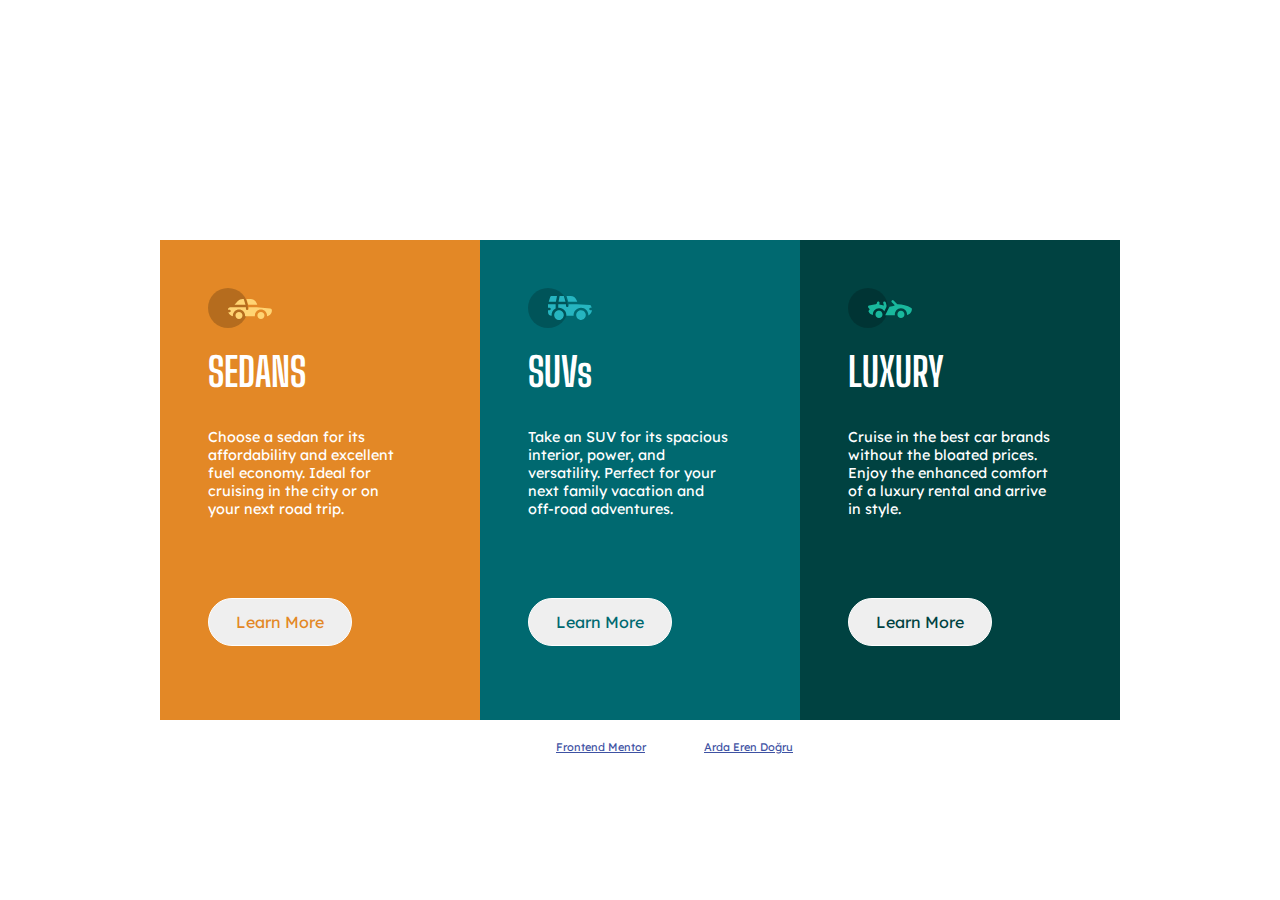
<file: 3-column-preview-card-component-main/index.html>
<!DOCTYPE html>
<html lang="en">
<head>
  <meta charset="UTF-8">
  <meta name="viewport" content="width=device-width, initial-scale=1.0"> <!-- displays site properly based on user's device -->

  <link rel="icon" type="image/png" sizes="32x32" href="./images/favicon-32x32.png">
  <link rel="stylesheet" href="./css/style.css">
  <link rel="preconnect" href="https://fonts.googleapis.com">
  <link rel="preconnect" href="https://fonts.gstatic.com" crossorigin>
  <link href="https://fonts.googleapis.com/css2?family=Big+Shoulders+Display:wght@700&family=Lexend+Deca&display=swap" rel="stylesheet">
  <title>Frontend Mentor | 3-column preview card component</title>

  <!-- Feel free to remove these styles or customise in your own stylesheet 👍 -->
  <style>
    .attribution { font-size: 11px; text-align: center; }
    .attribution a { color: hsl(228, 45%, 44%); }
  </style>
</head>
<body>
  <main>
    <div class="card orangec">
      <img src="./images/icon-sedans.svg" alt="sedan">
      <h2>SEDANS</h2>
      <p>Choose a sedan for its<br>affordability and excellent <br>fuel economy. Ideal for<br> cruising in the city 
        or on <br>your next road trip.</p>
        <button type="button" class="button btn1">Learn More</button>
    </div>
    <div class="card bluec">
      <img src="./images/icon-suvs.svg" alt="SUV">
      <h2>SUVs</h2>
      <p>Take an SUV for its spacious<br> interior, power, and <br>versatility. Perfect for your<br> next family vacation 
        and <br>off-road adventures.</p>
        <button type="button" class="button btn2">Learn More</button>
    </div>
    <div class="card greenc">
      <img src="./images/icon-luxury.svg" alt="luxury">
      <h2>LUXURY</h2>
      <p>  Cruise in the best car brands<br> without the bloated prices.<br>Enjoy the enhanced comfort <br>of a luxury 
        rental and arrive <br>in style.</p>
      <button type="button" class="button btn3">Learn More</button>
    </div>
  </main>
  Sedans
  

  SUVs
  

  Luxury

  
  <div class="attribution">
    Challenge by <a href="https://www.frontendmentor.io?ref=challenge" target="_blank">Frontend Mentor</a>. 
    Coded by <a href="http://www.ardaerendogru.com">Arda Eren Doğru</a>.
  </div>
</body>
</html>
</file>
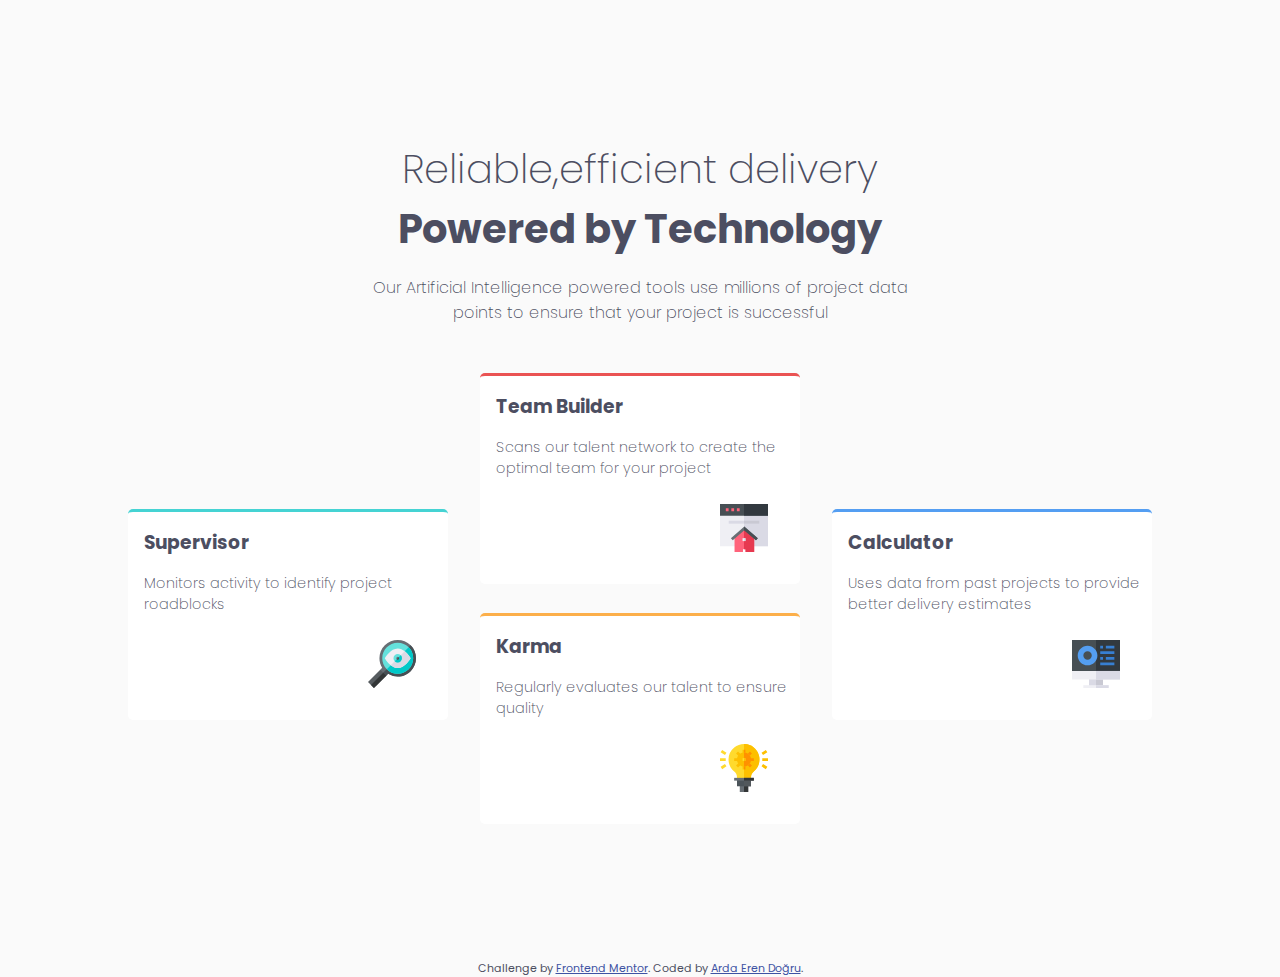
<file: four-card-feature-section-master/index.html>
<!DOCTYPE html>
<html lang="en">
<head>
  <meta charset="UTF-8">
  <meta name="viewport" content="width=device-width, initial-scale=1.0"> <!-- displays site properly based on user's device -->
  <link rel="stylesheet" href="./css/style.css">
  <link rel="icon" type="image/png" sizes="32x32" href="./images/favicon-32x32.png">
  <link rel="preconnect" href="https://fonts.googleapis.com">
<link rel="preconnect" href="https://fonts.gstatic.com" crossorigin>
<link href="https://fonts.googleapis.com/css2?family=Poppins:wght@200;400;600&display=swap" rel="stylesheet">
  <title>Frontend Mentor | Four card feature section</title>

  <!-- Feel free to remove these styles or customise in your own stylesheet 👍 -->
  <style>
    .attribution { font-size: 11px; text-align: center; }
    .attribution a { color: hsl(228, 45%, 44%); }
  </style>
</head>
<body>
  <main>
    <div class="head">
      <h2 class="thin">Reliable,efficient delivery</h2>
      <h2 class="bold">Powered by Technology</h2>
      <p>Our Artificial Intelligence powered tools use millions of project data <br>points 
        to ensure that your project is successful</p>
    </div>
    <div class="cards">
      <div class="card card1">
        <h3>Supervisor</h3>
        <p>Monitors activity to identify project roadblocks</p>
        <img src="images/icon-supervisor.svg" alt="supervisor">
      </div>
      <div class="card card2">
        <h3>Team Builder</h3>
        <p>Scans our talent network to create the optimal team for your project</p>
        <img src="images/icon-team-builder.svg" alt="team builder">
      </div>
      <div class="card card3">
        <h3>Karma</h3>
        <p>Regularly evaluates our talent to ensure quality</p>
        <img src="./images/icon-karma.svg" alt="karma">
      </div>
      <div class="card card4">
        <h3>Calculator</h3>
        <p>Uses data from past projects to provide better delivery estimates</p>
        <img src="images/icon-calculator.svg" alt="calculator">
      </div>
    </div>
  </main>
  
  <footer>
    <p class="attribution">
      Challenge by <a href="https://www.frontendmentor.io?ref=challenge" target="_blank">Frontend Mentor</a>. 
      Coded by <a href="https://www.ardaerendogru.com">Arda Eren Doğru</a>.
    </p>
  </footer>
</body>
</html>
</file>
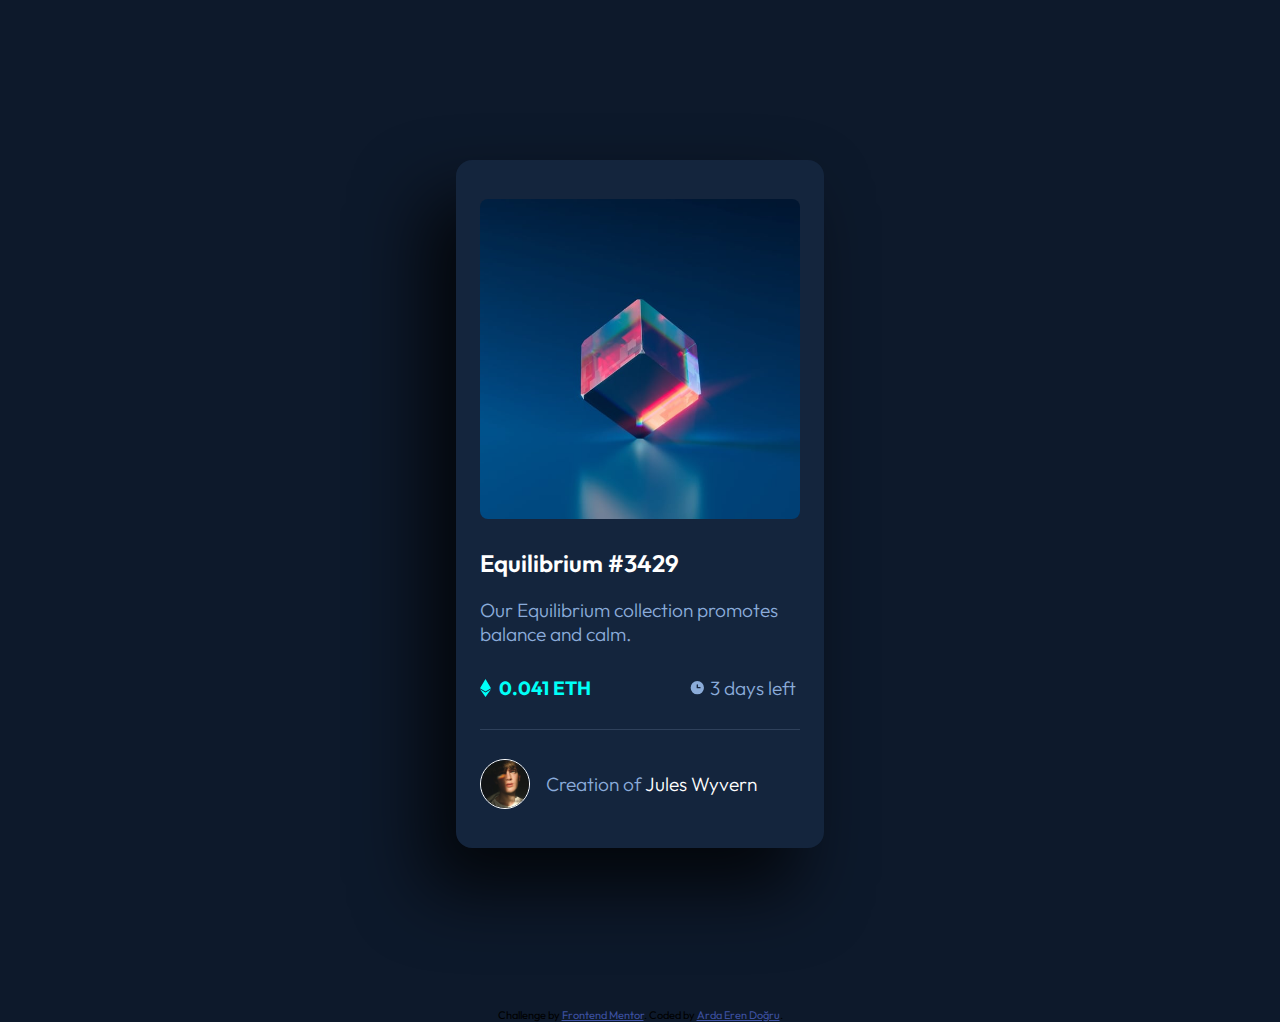
<file: nft-preview-card-component-main/index.html>
<!DOCTYPE html>
<html lang="en">
<head>
  <meta charset="UTF-8">
  <meta name="viewport" content="width=device-width, initial-scale=1.0"> <!-- displays site properly based on user's device -->

  <link rel="icon" type="image/png" sizes="32x32" href="./images/favicon-32x32.png">
  <link rel="stylesheet" href="./css/style.css">
  <link rel="preconnect" href="https://fonts.googleapis.com">
  <link rel="preconnect" href="https://fonts.gstatic.com" crossorigin>
  <link href="https://fonts.googleapis.com/css2?family=Outfit:wght@300;400;600&display=swap" rel="stylesheet">
  
  <title>Frontend Mentor | NFT preview card component</title>

  <!-- Feel free to remove these styles or customise in your own stylesheet 👍 -->
  <style>
    .attribution { font-size: 11px; text-align: center; }
    .attribution a { color: hsl(228, 45%, 44%); }
  </style>
</head>
<body>
  <div class="card-frame">
    <div class="card">
      <img src="./images/image-equilibrium.jpg" alt="">
      <h2>Equilibrium #3429</h2>
      <p>Our Equilibrium collection promotes balance and calm.</p>
      <object data="./images/icon-ethereum.svg"></object>
      <p class="amount">&nbsp 0.041 ETH</p>
      <object data="./images/icon-clock.svg"></object>
      <p class="time">&nbsp3 days left</p>
      <hr>
      <img src="images/image-avatar.png" alt="creator image" class="creator">
      <p class="created-by">&nbsp &nbsp  Creation of <span class="name"> Jules Wyvern</span></p>

    </div>
  </div>

  <div class="attribution">
    Challenge by <a href="https://www.frontendmentor.io?ref=challenge" target="_blank">Frontend Mentor</a>. 
    Coded by <a href="http://www.ardaerendogru.com">Arda Eren Doğru</a>.
  </div>
</body>
</html>
</file>
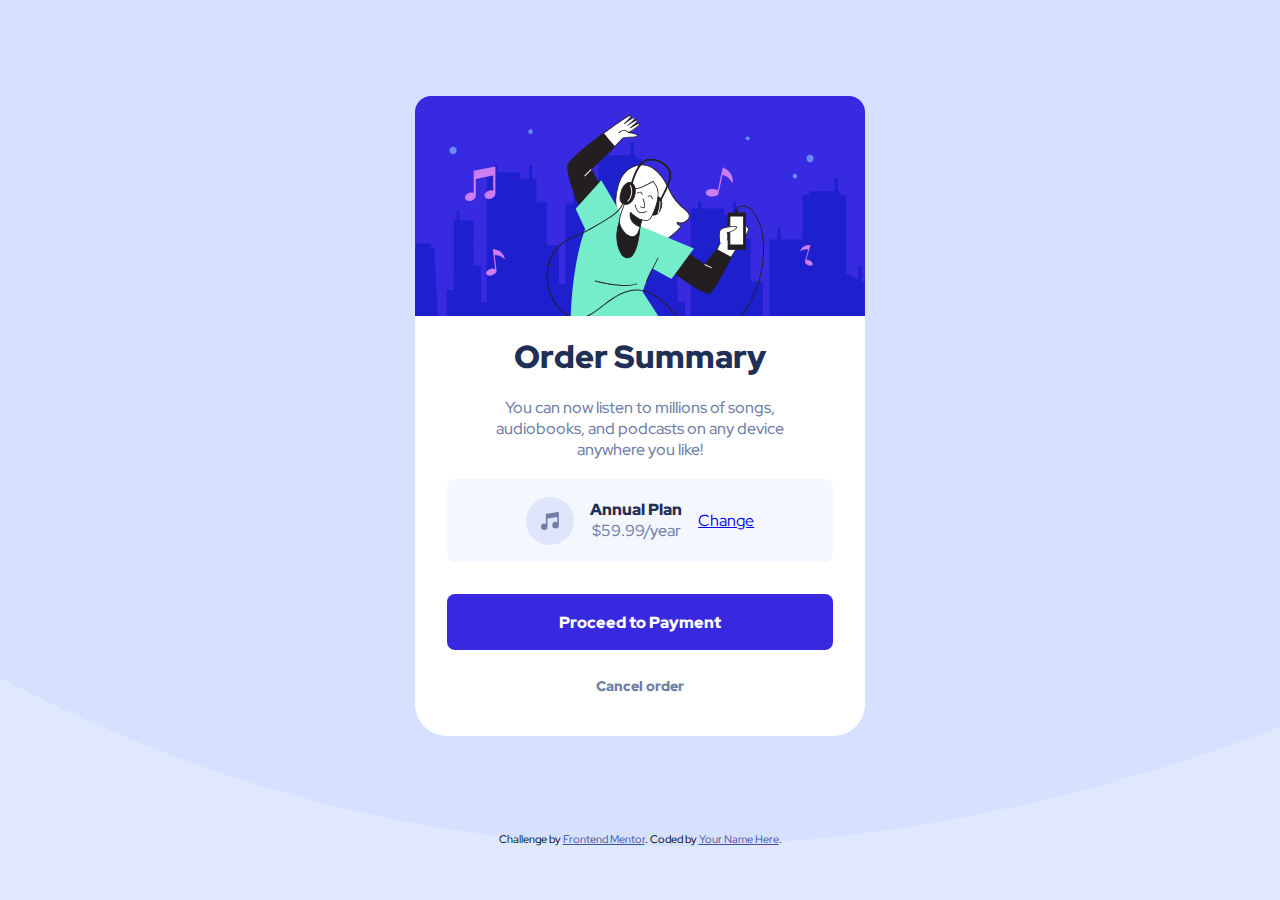
<file: order-summary-component-main/index.html>
<!DOCTYPE html>
<html lang="en">
<head>
  <meta charset="UTF-8">
  <meta name="viewport" content="width=device-width, initial-scale=1.0"> <!-- displays site properly based on user's device -->

  <link rel="icon" type="image/png" sizes="32x32" href="./images/favicon-32x32.png">
  <link rel="stylesheet" href="./css/style.css">
  <link rel="preconnect" href="https://fonts.googleapis.com">
  <link rel="preconnect" href="https://fonts.gstatic.com" crossorigin>
  <link href="https://fonts.googleapis.com/css2?family=Red+Hat+Display:wght@500;700;900&display=swap" rel="stylesheet">
  
  <title>Frontend Mentor | Order summary card</title>

  <!-- Feel free to remove these styles or customise in your own stylesheet 👍 -->
  <style>
    .attribution { font-size: 11px; text-align: center; }
    .attribution a { color: hsl(228, 45%, 44%); }
  </style>
</head>
<body>
  <div class="container">
    <div class="card">
      <img src="images/illustration-hero.svg">
      <h2>Order Summary</h2>
      <p>You can now listen to millions of songs,<br> audiobooks, and podcasts on any 
        device<br> anywhere you like!</p>
      <div class="plan">
        <object data="./images/icon-music.svg" class="music-icon"></object>
        <h3 class="plan-name">Annual Plan<br><span class="price">$59.99/year</span> </h3>
        <a href="#">Change</a>
      </div>
      <button type="button" class="button">Proceed to Payment</button>
      <button type="button" class="button2"> Cancel order</button>
    </div>
  </div>
    
  
    


  
  <div class="attribution">
    Challenge by <a href="https://www.frontendmentor.io?ref=challenge" target="_blank">Frontend Mentor</a>. 
    Coded by <a href="#">Your Name Here</a>.
  </div>
</body>
</html>
</file>
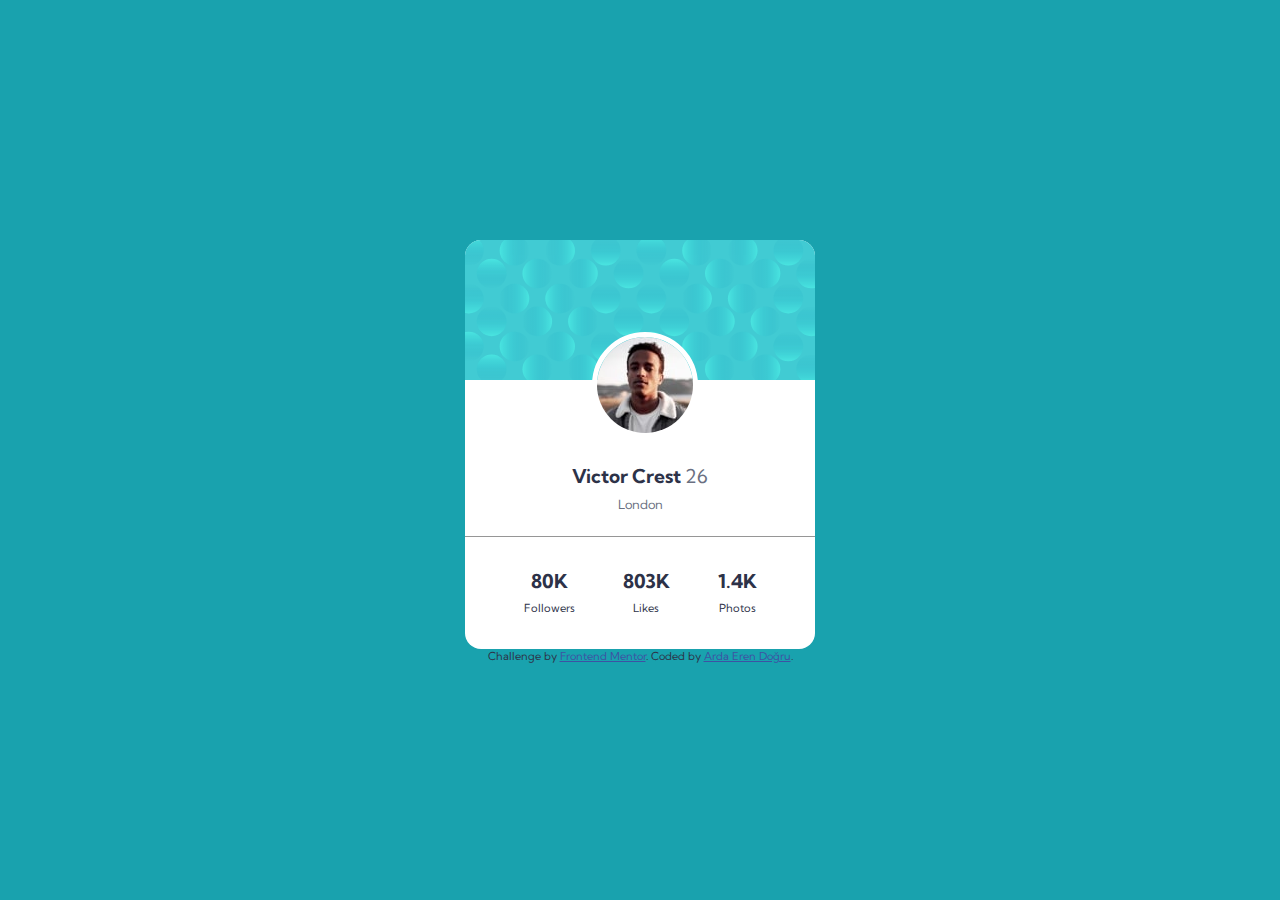
<file: profile-card-component-main/index.html>
<!DOCTYPE html>
<html lang="en">
<head>
  <meta charset="UTF-8">
  <meta name="viewport" content="width=device-width, initial-scale=1.0"> <!-- displays site properly based on user's device -->

  <link rel="icon" type="image/png" sizes="32x32" href="./images/favicon-32x32.png">
  <link rel="stylesheet" href="./css/style.css">
  <link rel="preconnect" href="https://fonts.googleapis.com">
<link rel="preconnect" href="https://fonts.gstatic.com" crossorigin>
<link href="https://fonts.googleapis.com/css2?family=Kumbh+Sans:wght@400;700&display=swap" rel="stylesheet">
  
  <title>Frontend Mentor | Profile card component</title>

  <!-- Feel free to remove these styles or customise in your own stylesheet 👍 -->
  <style>
    .attribution { font-size: 11px; text-align: center; }
    .attribution a { color: hsl(228, 45%, 44%); }
  </style>
</head>
<body>

  <main>
    <div class="card">
      <div class="card-top">
        <img src="./images/bg-pattern-card.svg" alt="card top background image" class="top">
         <img src="./images/image-victor.jpg" alt="person image" class="person">
      </div>
      <h2 class="name">Victor Crest <span class="age">26</span></h2>
      <p class="city">London</p>
      <hr>
      <p class="followers">80K <span class="prop"><br>Followers</span></p>
      <p class="likes">803K <span class="prop"><br>Likes</span></p>
      <p class="photos">1.4K <span class="prop"><br>Photos</span></p>
    </div>
  </main>
  <div class="attribution">
    Challenge by <a href="https://www.frontendmentor.io?ref=challenge" target="_blank">Frontend Mentor</a>. 
    Coded by <a href="http://www.ardaerendogru.com">Arda Eren Doğru</a>.
  </div>
</body>
</html>
</file>
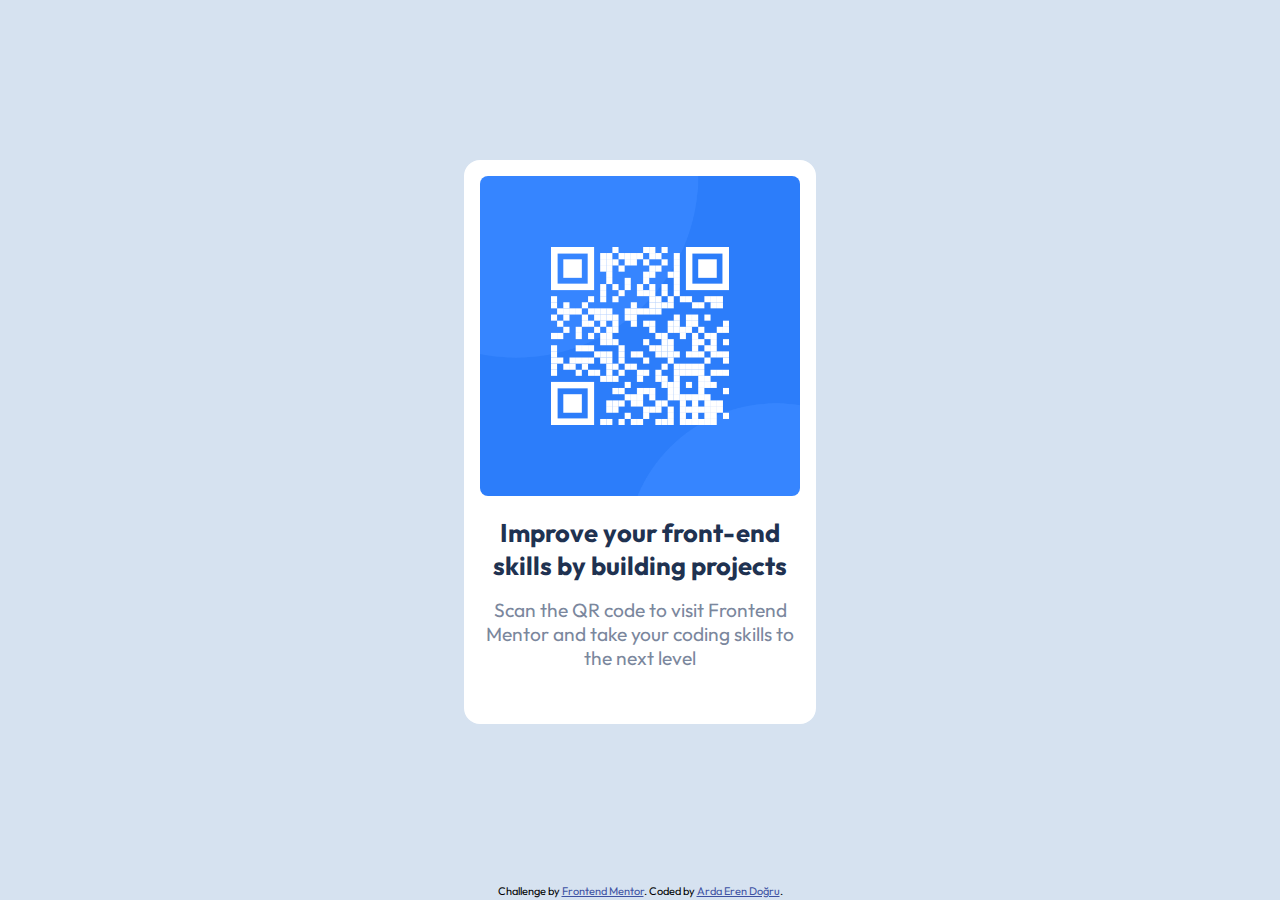
<file: qr/index.html>
<!DOCTYPE html>
<html lang="en">
<head>
  <meta charset="UTF-8">
  <meta name="viewport" content="width=device-width, initial-scale=1.0"> <!-- displays site properly based on user's device -->

  <link rel="icon" type="image/png" sizes="32x32" href="./images/favicon-32x32.png">
  <link rel="stylesheet" href="css/style.css">
  <link rel="preconnect" href="https://fonts.googleapis.com">
<link rel="preconnect" href="https://fonts.gstatic.com" crossorigin>
<link href="https://fonts.googleapis.com/css2?family=Outfit&display=swap" rel="stylesheet">
  
  <title>Frontend Mentor | QR code component</title>

  <!-- Feel free to remove these styles or customise in your own stylesheet 👍 -->
  <style>
    .attribution { font-size: 11px; text-align: center; }
    .attribution a { color: hsl(228, 45%, 44%); }

  </style>
</head>
<body>
    <div class="QR-code-box">
      <div class="qr-inside-box">
        <img src="./images/image-qr-code.png" alt="qr code">
        <div class="qr-text"><h2>Improve your front-end skills by building projects</h2>
    
         <p> Scan the QR code to visit Frontend Mentor and take your coding skills to the next level</p></div>
      </div>

    </div>

  
  
  <div class="attribution">
    Challenge by <a href="https://www.frontendmentor.io?ref=challenge" target="_blank">Frontend Mentor</a>. 
    Coded by <a href="http://www.ardaerendogru.com">Arda Eren Doğru</a>.
  </div>
</body>
</html>
</file>
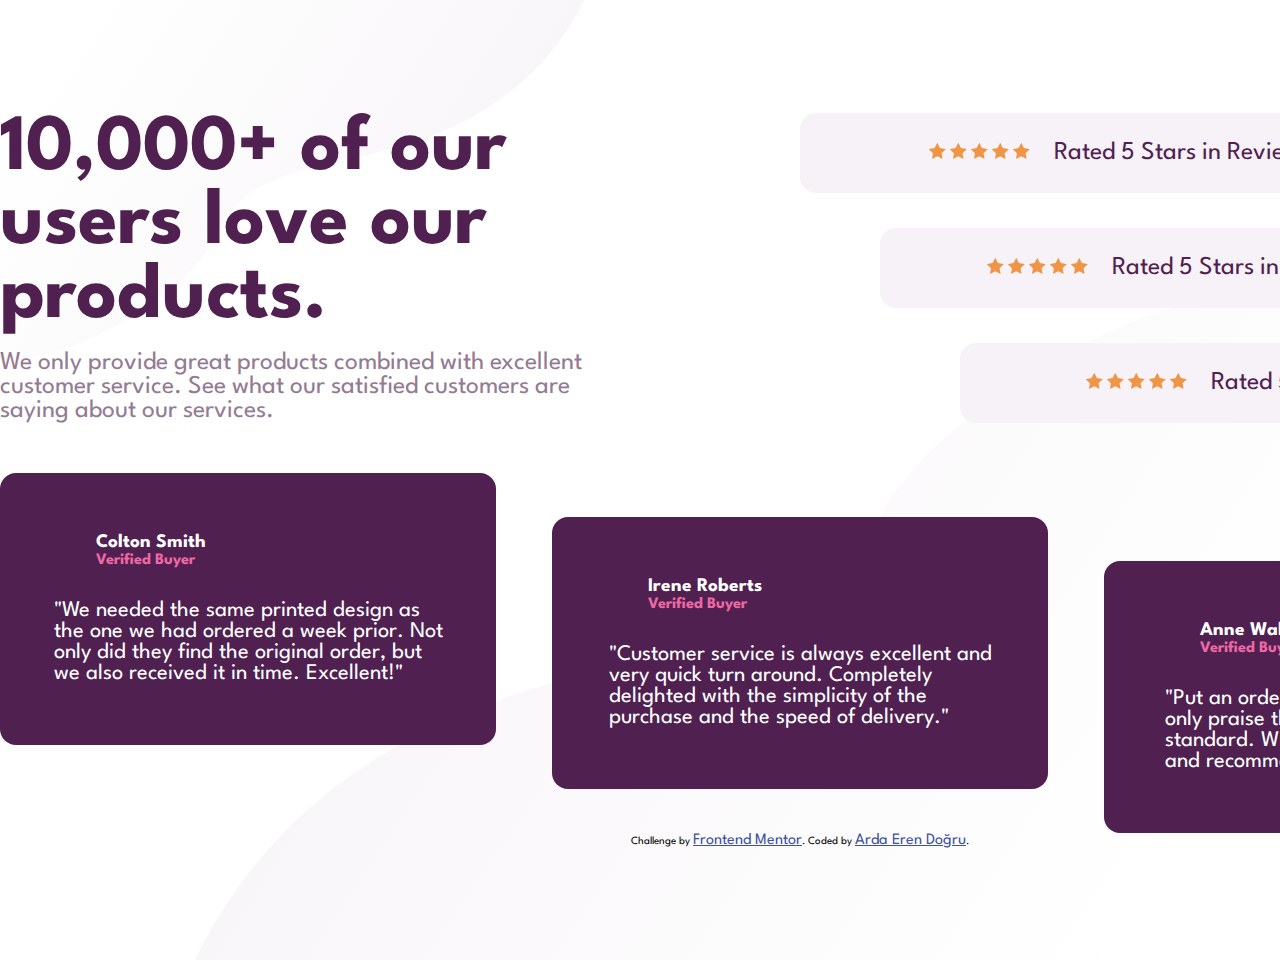
<file: social-proof-section-master/index.html>
<!DOCTYPE html>
<html lang="en">
  <head>
    <meta charset="UTF-8" />
    <meta name="viewport" content="width=device-width, initial-scale=1.0" />
    <!-- displays site properly based on user's device -->
    <link rel="stylesheet" href="./css/style.css">
    <link rel="preconnect" href="https://fonts.googleapis.com">
    <link rel="preconnect" href="https://fonts.gstatic.com" crossorigin>
    <link href="https://fonts.googleapis.com/css2?family=League+Spartan:wght@400;500;700&display=swap" rel="stylesheet">

    <link
      rel="icon"
      type="image/png"
      sizes="32x32"
      href="./images/favicon-32x32.png"
    />

    <title>Frontend Mentor | Social proof section</title>

    <!-- Feel free to remove these styles or customise in your own stylesheet 👍 -->
    <style>
      .attribution {
        font-size: 11px;
        text-align: center;
      }
      .attribution a {
        color: hsl(228, 45%, 44%);
      }
    </style>
  </head>
  <body>
    <main>
      <div class="text">
        <h2>10,000+ of our <br>users love our <br>products.</h2>
        <p> We only provide great products combined with excellent <br>customer service.
        See what our satisfied customers are <br>saying about our services.</p>
      </div>
      <div class="stars">
        <div class="firststar">
          <div class="fivestar">
            <img src="./images/icon-star.svg" alt="star">
            <img src="./images/icon-star.svg" alt="star">
            <img src="./images/icon-star.svg" alt="star">
            <img src="./images/icon-star.svg" alt="star">
            <img src="./images/icon-star.svg" alt="star">
          </div>
          <p> &nbsp&nbsp&nbsp&nbspRated 5 Stars in Reviews</p>
        </div>
        <div class="guru">
          <div class="fivestar">
            <img src="./images/icon-star.svg" alt="star">
            <img src="./images/icon-star.svg" alt="star">
            <img src="./images/icon-star.svg" alt="star">
            <img src="./images/icon-star.svg" alt="star">
            <img src="./images/icon-star.svg" alt="star">
          </div>
          <p> &nbsp&nbsp&nbsp&nbspRated 5 Stars in Report Guru</p>
        </div>
        <div class="best">
          <div class="fivestar">
            <img src="./images/icon-star.svg" alt="star">
            <img src="./images/icon-star.svg" alt="star">
            <img src="./images/icon-star.svg" alt="star">
            <img src="./images/icon-star.svg" alt="star">
            <img src="./images/icon-star.svg" alt="star">
          </div>
          <p> &nbsp&nbsp&nbsp&nbspRated 5 Stars in BestTech</p>
        </div>
      </div>
     

      <div class="reviews">
        <div class="card1">
          <h3>Colton Smith <span class="purple"><br>Verified Buyer</span></h3>
          <p class="comment">  "We needed the same printed design as <br>the one we had ordered a week prior.
            Not <br>only did they find the original order, but <br>we also received it in time.
            Excellent!"</p>
        </div>
        <div class="card2">
          <h3>Irene Roberts  <span class="purple"><br>Verified Buyer</span></h3>
          <p class="comment">"Customer service is always excellent and <br>very quick turn around. Completely<br>
            delighted with the simplicity of the <br>purchase and the speed of delivery."</p>
        </div>
        <div class="card3">
          <h3>Anne Wallace <span class="purple"><br>Verified Buyer</span></h3>
          <p class="comment">"Put an order with this company and can <br>only praise them for the very high
            <br>standard. Will definitely use them again <br>and recommend them to everyone!"</p>
        </div>
      </div>
    </main>

    

 
    <div class="attribution">
      Challenge by
      <a href="https://www.frontendmentor.io?ref=challenge" target="_blank"
        >Frontend Mentor</a
      >. Coded by <a href="http://www.ardaerendogru.com">Arda Eren Doğru</a>.
    </div>
  </body>
</html>
</file>
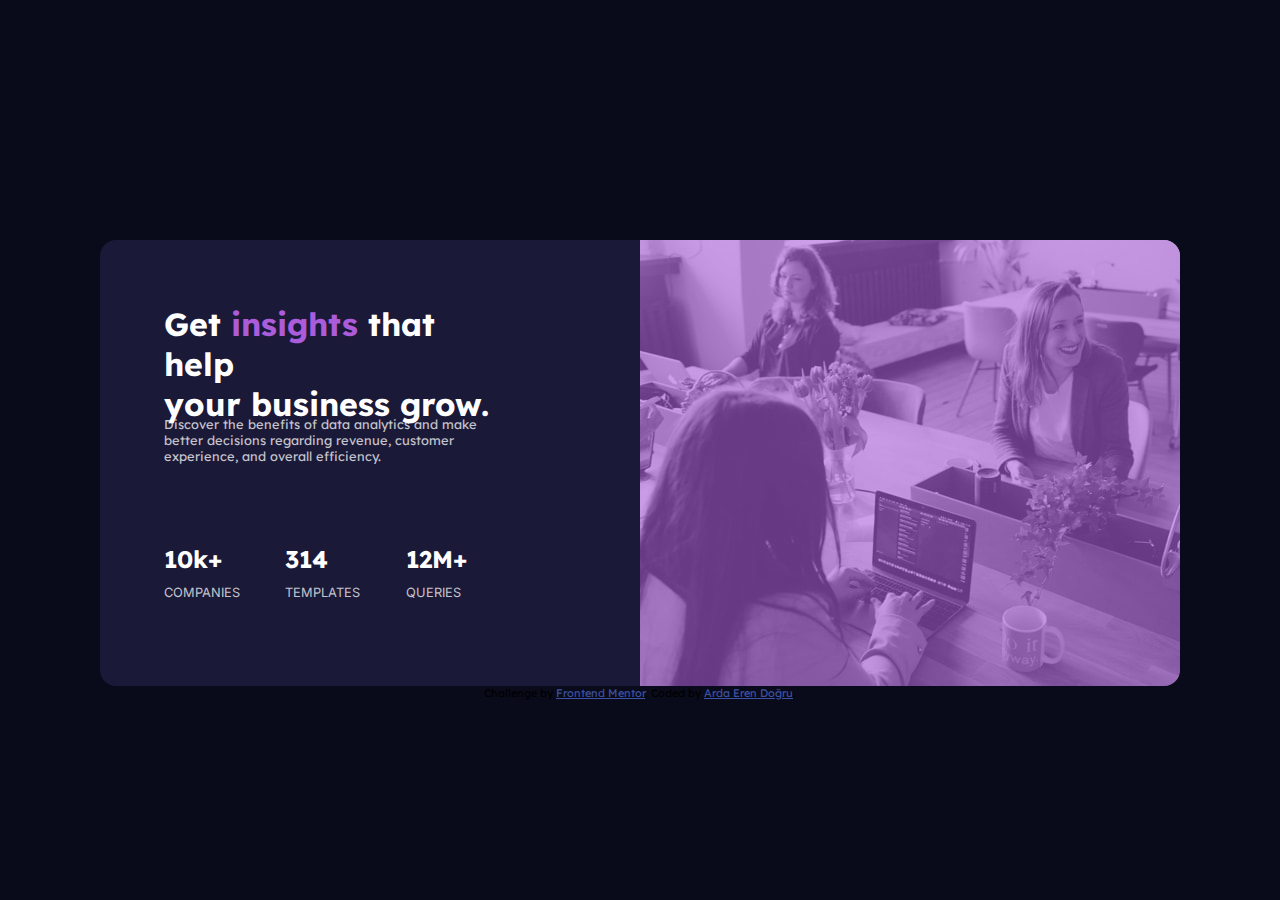
<file: stats-preview-card-component-main/index.html>
<!DOCTYPE html>
<html lang="en">
<head>
  <meta charset="UTF-8">
  <meta name="viewport" content="width=device-width, initial-scale=1.0"> <!-- displays site properly based on user's device -->

  <link rel="icon" type="image/png" sizes="32x32" href="./images/favicon-32x32.png">
  <link rel="stylesheet" href="./css/style.css">
  <link rel="preconnect" href="https://fonts.googleapis.com">
<link rel="preconnect" href="https://fonts.gstatic.com" crossorigin>
<link href="https://fonts.googleapis.com/css2?family=Inter:wght@400;700&family=Lexend+Deca&display=swap" rel="stylesheet">
  
  <title>Frontend Mentor | Stats preview card component</title>

  <!-- Feel free to remove these styles or customise in your own stylesheet 👍 -->
  <style>
    .attribution { font-size: 11px; text-align: center; }
    .attribution a { color: hsl(228, 45%, 44%); }
  </style>
</head>
<body>
  <main>
    <div class="card">
      <div class="text">
        <h2>Get <span class="purple-text">insights</span> that help <br> your business grow.</h2>
        <p class="ptext">Discover the benefits of data analytics and make <br> better decisions regarding revenue, customer <br>
          experience, and overall efficiency.</p>
        <p class="companies"><span >10k+</span><br><span class="name">COMPANIES</span> </p>
        <p class="templates"><span >314</span><br><span class="name">TEMPLATES</span></p>
        <p class="queries"><span >  12M+</span><br> <span class="name">QUERIES</span></p>
      </div>
        <img src="./images/image-header-desktop.jpg" alt="">
        <div class="purple-filter"></div>
    </div>
    
  </main>
  



  <div class="attribution">
    Challenge by <a href="https://www.frontendmentor.io?ref=challenge" target="_blank">Frontend Mentor</a>. 
    Coded by <a href="#">Arda Eren Doğru</a>.
  </div>
</body>
</html>
</file>
<file: 3-column-preview-card-component-main/css/style.css>
*{
 margin:0;
 padding:0;
 color:white;
 font-family: 'Lexend Deca', sans-serif;
}

main{
 display:flex;
 flex-wrap: wrap;
 flex-direction: row;
 justify-content: center;
}

.card{
 margin-top:15rem;
 width:20rem;
 height: 30rem;
}

.orangec{
 background-color: hsl(31, 77%, 52%);
}
.bluec{
 background-color:hsl(184, 100%, 22%);
}
.greenc{
 background-color: hsl(179, 100%, 13%);
}

img{
 margin:3rem 0 0 3rem;
}

h2{
 margin:1rem 0 0 3rem;
 font-family: 'Big Shoulders Display', cursive;
 font-size:2.5rem ;
}

p{
 margin:2rem 0 0 3rem;
 font-size: 0.9rem;
}

br{
 display:block;
 content:"";
 height:7px;
}

button{
 margin:5rem 0 0 3rem;
 height:3rem;
 width:9rem;
 border-radius: 2rem;
 color: white;
 border:1px solid white;
 font-size:1rem;
}

.btn1{
 color: hsl(31, 77%, 52%);
}

.btn2{
 color:hsl(184, 100%, 22%);
}

.btn3{
 color: hsl(179, 100%, 13%);
}

.btn1:hover{
 color: white;
 background-color: hsl(31, 77%, 52%);
}

.btn2:hover{
 color: white;
 background-color:hsl(184, 100%, 22%);
}

.btn3:hover{
 color: white;
 background-color:  hsl(179, 100%, 13%);
}
</file>
<file: four-card-feature-section-master/css/style.css>
*{
 margin:0;
 padding:0;
 font-family: 'Poppins', sans-serif;
 color:hsl(234, 12%, 34%);
}

body{
 background-color:hsl(0, 0%, 98%);
}

main{
 display:flex;
 justify-content:center;
 align-items:center;
 flex-wrap: wrap;
 flex-direction: column;
 vertical-align:center;
 height:60rem;
}

.head{
 display:flex;
 flex-direction: column;
 flex-wrap: wrap;
 vertical-align:center;
 justify-content:center;
 text-align: center;
 margin-bottom: 3rem;
}
.head p{
 font-weight: 200;
}
h2{
 font-size:2.5rem;
}
.thin{
 font-weight: 200;
}

.bold{
 margin-bottom:1rem;
}

.cards{
 display:grid;
 grid-template-columns: [start]20rem[second]20rem[third]20rem[end];
 grid-template-rows: [start]6.5rem[secondc]4.5rem[third]13rem[end];
 gap: 2rem;
}

.card{
 height:13rem;
 background-color: white;
 border-radius:5px;
 position:relative;
}

.card1{
 grid-row:2/3;
 border-top: 3px solid hsl(180, 62%, 55%);
}

.card2{
 grid-row:1/2;
 grid-column:2/3;
 border-top: 3px solid hsl(0, 78%, 62%);
}

.card3{
 grid-row:3/4;
 grid-column: 2/3;
 border-top: 3px solid hsl(34, 97%, 64%);

}
.card4{
 grid-column: 3/4;
 grid-row:2/3;
 border-top: 3px solid hsl(212, 86%, 64%);
}

.cards h3, .cards p{
 padding:1rem 0 0 1rem;
}

.cards p{
 font-weight: 200;
 font-size: 0.9rem;
}

img{
 height:3rem;
 position: absolute;
 bottom: 2rem;
 right: 2rem;
}
</file>
<file: nft-preview-card-component-main/css/style.css>
*{
 margin:0;
 padding:0;
 font-family: 'Outfit', sans-serif;
}

body{
 background-color:hsl(217, 54%, 11%);
}

.card-frame{
 display:flex;
 justify-content:center;
 align-items:center;
}

.card{
 display:flex;
 flex-direction: row;
 flex-wrap: wrap;
 align-items:center;
 justify-content: flex-start;
 background-color: hsl(216, 50%, 16%);
 height:40rem;
 width:20rem;
 margin:10rem;
 text-align: left;
 color: white;
 border:1.5rem solid hsl(216, 50%, 16%);
 border-radius:1rem;
 -webkit-box-shadow: -29px 40px 71px 2px rgba(0,0,0,0.75);
 -moz-box-shadow: -29px 40px 71px 2px rgba(0,0,0,0.75);
 box-shadow: -29px 40px 71px 2px rgba(0,0,0,0.75);
}

img{
 height: 20rem;
 width: 20rem;
 border-radius: 0.5rem;
 flex-basis: 100%;
}

h2{
 font-size:1.5rem;
 margin-top:0rem;
 font-weight:600;
 margin-bottom:0rem;
 height:1.3rem;
}

p{
 color:hsl(215, 51%, 70%);
 font-size: 1.2rem;
 font-weight: 300;
 align-self: center;
}
hr{
 width: 100%;
 height: 1px;
 background-color: hsl(215, 32%, 27%);
 border: none;
}

.amount {
 flex-basis: 62%;
 font-weight: 700;
 color: hsl(178, 100%, 50%);
}

.name{
 color:white;
}

.creator{
 height: 3rem;
 flex-basis: 3rem;
 border: 1px solid white;
 border-radius:50%;
}
</file>
<file: order-summary-component-main/css/style.css>
*{
 padding:0;
 margin:0;
 font-family: 'Red Hat Display', sans-serif;
}
body{
 background-image: url(../images/pattern-background-desktop.svg);
 background-repeat: no-repeat;
 background-color: hsl(225, 100%, 94%);
 -webkit-background-size: cover;
  -moz-background-size: cover;
  -o-background-size: cover;
  background-size: cover;
}
.container{
 display:flex;
 align-items:center;
 justify-content:center;
 margin:6rem;
 
}

.card{
 height: 40rem;
 width:28.1rem;
 display: grid;
 flex-direction: column;
 text-align: center;
 color: hsl(223, 47%, 23%);
 border-radius:2rem;
 background-color:white;
}

h2{
 font-size:2rem;
 font-weight:900;
}
p{
 color:hsl(224, 23%, 55%);
 font-size:1rem;
 font-weight:500;
}

.plan{
 display:flex;
 justify-content: center;
 padding:0.5rem 3rem 0.5rem 3rem;
 margin:0 2rem 0 2rem;
 align-items: center;
 flex-direction: row; 
 gap:1rem;
 background-color: hsl(225, 100%, 98%);
 border-radius: 0.5rem;
}
.plan-name{
 font-size:1rem;
 font-weight:900;
 margin-bottom: 0.1rem;
}
.price{
 color:hsl(224, 23%, 55%);
 font-size:1rem;
 font-weight:500;
}

.button{
 background-color:hsl(245, 75%, 52%);
 color:white;
 border:none;
 padding:0.5rem 3rem 0.5rem 3rem;
 margin:2rem 2rem 0 2rem;
 border-radius: 0.5rem;
 font-weight: 900;
 font-size: 1rem;
}

.button2{
 background-color:white;
 border:none;
 margin-top: 1rem;
 margin-bottom: 2rem;
 color:hsl(224, 23%, 55%);
 font-weight: 900;
 font-size: 0.9rem;

}

img{
 border-top-left-radius: 1rem;
 border-top-right-radius: 1rem;
}
</file>
<file: profile-card-component-main/css/style.css>
*{
 margin: 0;
 padding: 0;
 font-family: 'Kumbh Sans', sans-serif;
}
body{
 background-color: hsl(185, 75%, 39%);
 color:hsl(229, 23%, 23%);
}
main{
 display:flex;
 flex-wrap:wrap;
 justify-content: center;
 align-items: center;
}
.card{
 width: 350px;
 display: flex;
 flex-flow: wrap;
 flex-direction: row;
 align-items: center;
 justify-content: center;
 background-color:white;
 font-size: 0.8rem;
 margin-top: 15rem;
 border-radius: 1rem;
}
.card-top{
 display:grid;
 width: 350px;
 grid-template-rows: [row1-start] 92px [row1-end] 100px [third-line] auto [last-line];
 grid-template-columns: [first] 127px [line2] 96px [line3] 127px [end];
 margin-bottom: 2rem;
}

.top {
 grid-column:first/col4-start;
 grid-row:1/3;
 border-top-left-radius: 1rem;
 border-top-right-radius: 1rem;

}

.person{
 grid-column:2/5;
 grid-row:2/3;
 border-radius: 50%;
 border:5px solid white;
}
.name{
 flex-basis: 100%;
 text-align: center;
 margin-bottom: 0.5rem;
}

.city{
 flex-basis: 100%;
 text-align: center;
 color:hsl(227, 10%, 46%);
 margin-bottom: 1.5rem;
}

hr{
 height:1px;
 width:100%;
 border:none;
 background-color:hsl(0, 0%, 59%)
 
}


.followers,.likes{
 padding-right: 3rem;
 text-align: center;
 margin:2rem 0 2rem 0;
 font-weight: 700;
 font-size: 1.2rem;
}

.photos{
 text-align: center;
 font-weight: 700;
 font-size: 1.2rem;
}

.age{
 font-weight: 400;
 color:hsl(227, 10%, 46%);
 
}

.prop{
 font-weight: 400;
 font-size: 0.7rem;
}
</file>
<file: qr/css/style.css>
*{
  padding: 0;
  margin: 0;
  font-family: 'Outfit', sans-serif;
 }
 
 body {
  background-color: hsl(212, 45%, 89%);
 }
 
 .QR-code-box{
  display:flex;
  flex-direction: column;
  justify-content:center;
  align-items: center;
  margin:10rem 0 10rem 0;
  padding:0;
 }
 
 
 img{
  border-radius: 0.5rem;
  height: 20rem;
  width: 20rem;
 }
 
 .qr-text{
  height: 12rem;
  width: 20rem;
  text-align: center;
 }
 
 h2{
  font-size:1.6rem;
  margin-top:1rem;
  color:hsl(218, 44%, 22%);
 }
 
 .qr-inside-box{
  background-color:white;
  border:1rem solid white;
  border-radius: 1rem;
 }
 p{
  font-size:1.2rem;
  margin-top:1rem;
  color: hsl(220, 15%, 55%);
 }
</file>
<file: social-proof-section-master/css/style.css>
*{
 margin:0;
 padding:0;
 font-family: 'League Spartan', sans-serif;
 font-size:1rem;
}

body{
 background-image:url(../images/bg-pattern-bottom-desktop.svg),url(../images/bg-pattern-top-desktop.svg);
 background-repeat: no-repeat, no-repeat;
 background-position:right bottom,top left;
 height: 60rem;
 display:flex;
 flex-wrap: wrap;
 align-items:center;
 justify-content: center;
 flex-direction: column;
}

main{
 display:grid;
 height:45rem;
 width:100rem;

}

.text{
 grid-column: 1/2;
 grid-row:1/2;
 display:flex;
 flex-wrap: wrap;
 flex-direction: column;
 width:50rem;
 height:22.5rem;
}

.stars{
 grid-column: 2/3;
 grid-row:1/2;
 display:flex;
 flex-wrap: wrap;
 flex-direction: column;
}


.reviews{
 grid-column:1/3;
 grid-row:2/3;
 display:flex;
 flex-wrap: wrap;
 height:22.5rem;
 justify-content: space-between;
}

h2{
 font-size: 5rem;
 color: hsl(300, 43%, 22%);
 margin-bottom: 1rem;
}
p{
 color:hsl(303, 10%, 53%);
 font-size:1.6rem;
 font-weight: 400;
}

.stars{
 display:flex;
 flex-wrap: wrap;
 flex-direction: column;
 width:50rem;
}

.firststar,.guru,.best{
 display:flex;
 flex-wrap: wrap;
 width:40rem;
 height:5rem;
 align-items: center;
 justify-content: center;
 margin-bottom:2.2rem;
 background-color:hsl(300, 24%, 96%);
 border-radius:1rem;
 font-weight: 500;
}

.best{
 margin-bottom: 0;
 align-self: flex-end;
}

.guru{
 align-self: center;
}

.stars .p{
 color: hsl(300, 43%, 22%);
}

.card1,.card2,.card3{
 background-color:  hsl(300, 43%, 22%);
 width:31rem;
 height:17rem;
 display:flex;
 align-items: center;
 justify-content: center;
 flex-direction: column;
 border-radius: 1rem;
}

.card2{
 align-self: center;
}

.card3{
 align-self: flex-end;
}

.reviews p,h3{
 color:white;
 font-size: 1.4rem;
}

h3{
 margin-bottom:2rem;
 font-size: 1.2rem;
 align-self: flex-start;
 margin-left: 6rem;
}

.firststar p,.guru p,.best p{
 color:hsl(300, 43%, 22%);
}

h3 span{
 color:hsl(333, 80%, 67%);
}
</file>
<file: stats-preview-card-component-main/css/style.css>
*{
 margin:0;
 padding: 0;
 font-family: 'Lexend Deca', sans-serif;
}
body{
 background-color: hsl(233, 47%, 7%);
}
main{
 display:flex;
 flex-wrap: wrap;
 justify-content: center;
 align-items: center;
 
}

.card{
 display:grid;
 width: auto;
 height:27.875rem;
 gap:0;
 margin-top:15rem;
 background-color:hsl(244, 38%, 16%);
 color:white;
 grid-template-rows: [row1-start] 50% [row1-end] 100px [third-line] auto [last-line];
 border-top-right-radius: 1rem;
 border-bottom-right-radius: 1rem;
 border-top-left-radius: 1rem;
 border-bottom-left-radius: 1rem;
}

.text{
 grid-column:1/2;
 width: 540px;
 display:grid;
}

.purple-filter,img{
 grid-column:2/3;
 grid-row:1/2;
 padding:0;
 margin:0;
 border-top-right-radius: 1rem;
 border-bottom-right-radius: 1rem;
}

.companies{
 grid-column:1/2;
 margin: 0 0 0 4rem ;
 font-family: 'Inter', sans-serif;
 font-weight: 700;
 font-size:1.5rem;
}
.templates{
 grid-column:2/3;
 font-family: 'Inter', sans-serif;
 font-weight: 700;
 font-size:1.5rem;
}
.queries{
 grid-column: 3/4;
 margin: 0 8rem 0 0 ;
 font-family: 'Inter', sans-serif;
 font-weight: 700;
 font-size:1.5rem;
}

.text h2{
 grid-column:1/4;
 font-size:2rem;
 margin: 4rem 8rem 2rem 4rem;
 align-items:center;
 height:5rem;


}

.text .ptext{
 grid-column:1/4;
 margin: 0rem 0 5rem 4rem;
 color:hsla(0, 0%, 100%, 0.75);
 font-size:0.8rem;
}

.purple-filter{
 background-color:hsl(277, 64%, 61%);
 width:33.75rem;
 height:27.875rem;
 opacity: 0.6;
}

.purple-text{
 color:hsl(277, 64%, 61%);
}

.name{
 font-family: 'Inter', sans-serif;
 font-weight: 400;
 font-size:0.8rem;
 color:hsla(0, 0%, 100%, 0.75);
}
</file>
